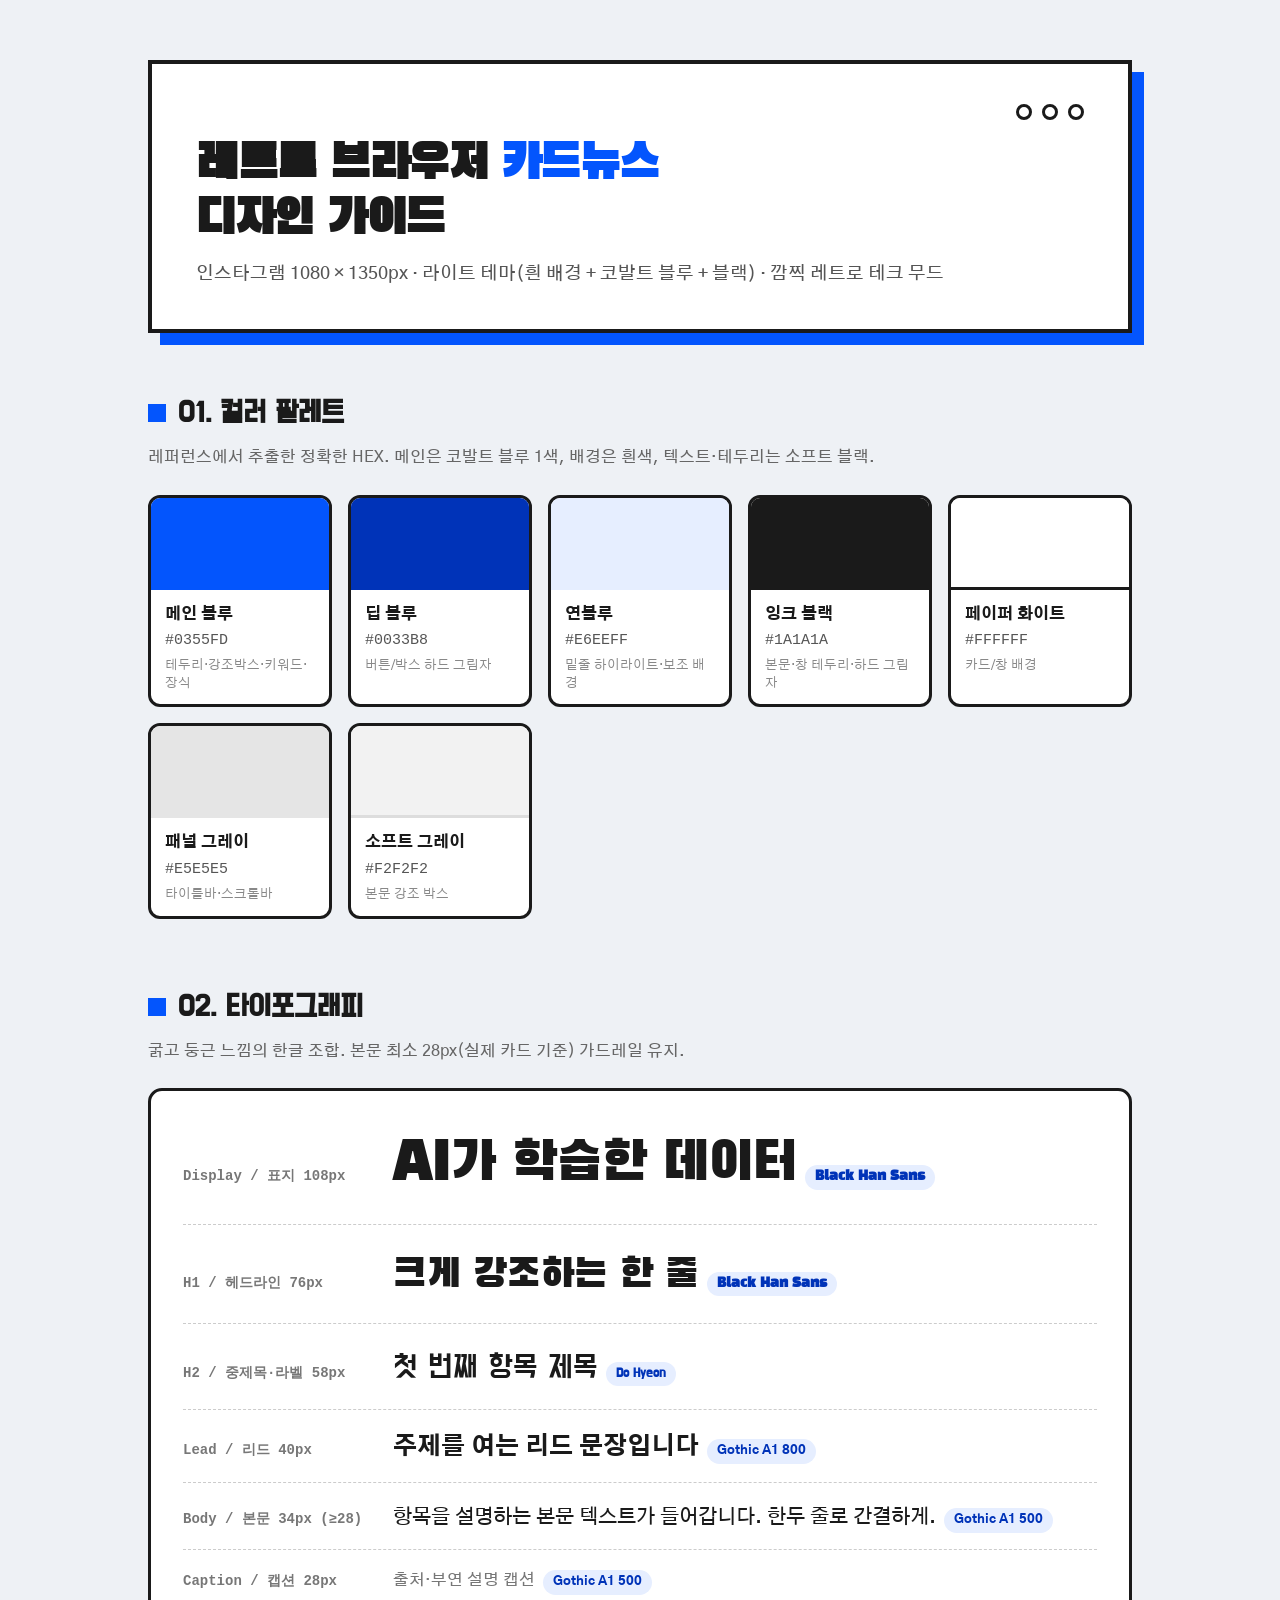
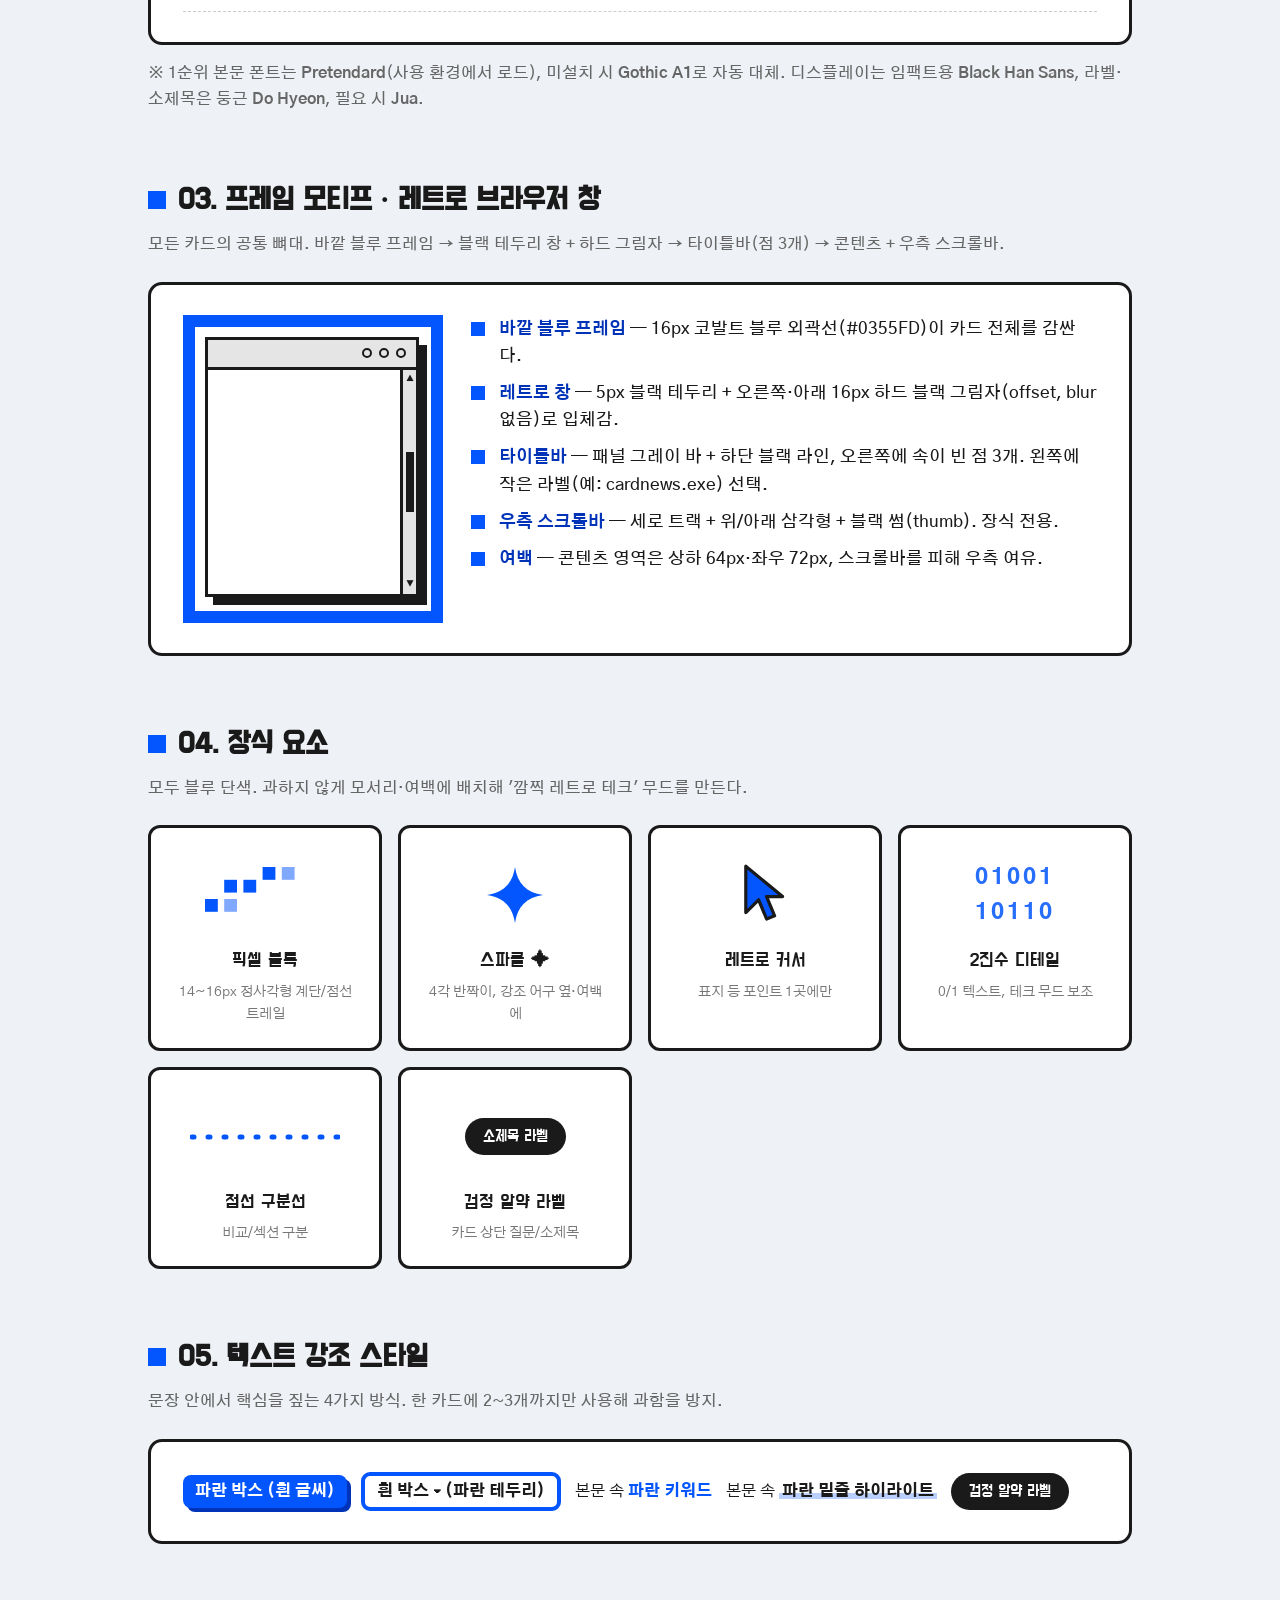
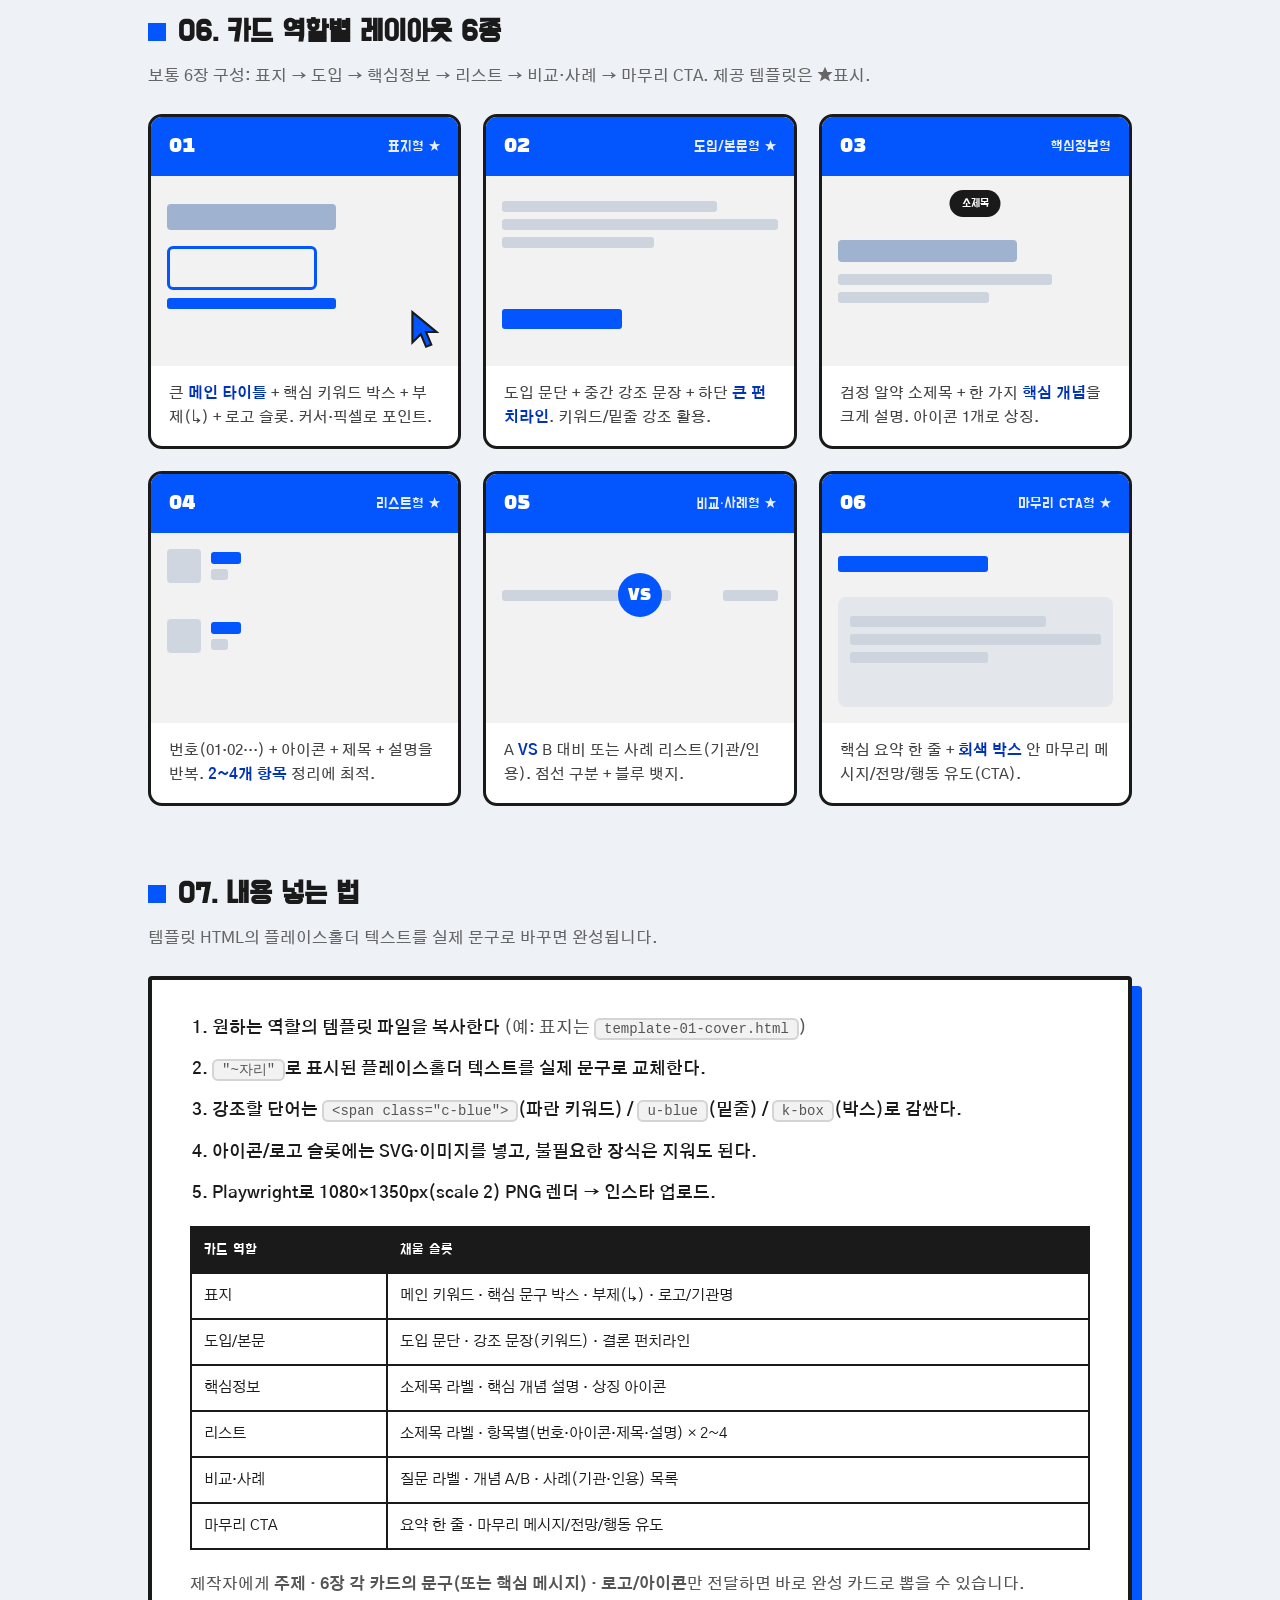
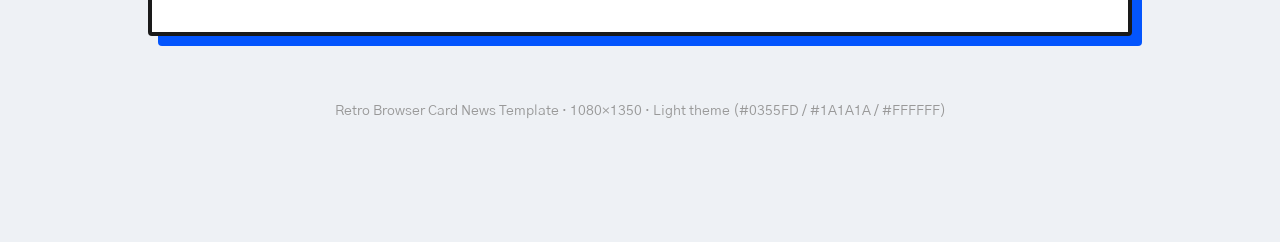
<file: design-guide/design-guide.html>
<!DOCTYPE html>
<html lang="ko">
<head>
<meta charset="UTF-8">
<meta name="viewport" content="width=device-width, initial-scale=1">
<title>레트로 브라우저 카드뉴스 · 디자인 가이드</title>
<style>
@import url('https://fonts.googleapis.com/css2?family=Black+Han+Sans&family=Do+Hyeon&family=Jua&family=Gothic+A1:wght@400;500;700;800;900&display=swap');
:root{
  --blue:#0355FD; --blue-deep:#0033B8; --blue-soft:#E6EEFF;
  --ink:#1A1A1A; --paper:#FFFFFF; --panel:#E5E5E5; --panel-soft:#F2F2F2;
}
*{margin:0;padding:0;box-sizing:border-box;}
body{font-family:'Gothic A1','Pretendard',sans-serif;color:var(--ink);background:#eef1f5;line-height:1.6;}
.wrap{max-width:1040px;margin:0 auto;padding:60px 28px 120px;}
header{border:4px solid var(--ink);background:#fff;box-shadow:12px 12px 0 var(--blue);padding:40px 44px;margin-bottom:56px;position:relative;overflow:hidden;}
header .bar{display:flex;justify-content:flex-end;gap:10px;margin-bottom:18px;}
header .dot{width:16px;height:16px;border-radius:50%;border:3px solid var(--ink);}
header h1{font-family:'Black Han Sans';font-size:48px;line-height:1.15;letter-spacing:-.01em;}
header h1 span{color:var(--blue);}
header p{font-size:18px;color:#555;margin-top:12px;font-weight:500;}
section{margin-bottom:64px;}
h2{font-family:'Do Hyeon';font-size:30px;margin-bottom:8px;display:flex;align-items:center;gap:12px;}
h2::before{content:"";width:18px;height:18px;background:var(--blue);display:inline-block;}
.sub{color:#666;font-size:16px;margin-bottom:24px;font-weight:500;}
.card-panel{border:3px solid var(--ink);background:#fff;border-radius:14px;padding:30px 32px;}

/* 팔레트 */
.swatches{display:grid;grid-template-columns:repeat(auto-fill,minmax(160px,1fr));gap:16px;}
.sw{border:3px solid var(--ink);border-radius:12px;overflow:hidden;background:#fff;}
.sw .chip{height:92px;}
.sw .meta{padding:12px 14px;}
.sw .name{font-weight:800;font-size:16px;}
.sw .hex{font-family:monospace;font-size:15px;color:#555;margin-top:2px;}
.sw .role{font-size:13px;color:#888;margin-top:4px;line-height:1.35;}

/* 타이포 */
.typ{display:flex;flex-direction:column;gap:18px;}
.typ .row{display:flex;align-items:baseline;gap:20px;border-bottom:1px dashed #ccc;padding-bottom:16px;flex-wrap:wrap;}
.typ .tag{flex:0 0 190px;font-size:14px;color:#777;font-weight:700;font-family:monospace;}
.d-hero{font-family:'Black Han Sans';font-size:54px;}
.d-h1{font-family:'Black Han Sans';font-size:40px;}
.d-h2{font-family:'Do Hyeon';font-size:32px;}
.d-lead{font-family:'Gothic A1';font-weight:800;font-size:24px;}
.d-body{font-family:'Gothic A1';font-weight:500;font-size:20px;}
.d-cap{font-family:'Gothic A1';font-weight:500;font-size:16px;color:#777;}
.font-note{display:inline-block;background:var(--blue-soft);color:var(--blue-deep);font-weight:800;font-size:13px;padding:2px 10px;border-radius:999px;margin-left:8px;}

/* 프레임 설명 */
.frame-demo{display:grid;grid-template-columns:260px 1fr;gap:28px;align-items:start;}
.mini{border:12px solid var(--blue);background:#fff;}
.mini .mwin{border:3px solid var(--ink);box-shadow:8px 8px 0 var(--ink);margin:10px 12px 14px 10px;display:flex;flex-direction:column;height:260px;}
.mini .mtb{height:30px;background:var(--panel);border-bottom:3px solid var(--ink);display:flex;align-items:center;justify-content:flex-end;gap:7px;padding:0 10px;}
.mini .mtb i{width:10px;height:10px;border-radius:50%;border:2px solid var(--ink);display:block;}
.mini .mvp{flex:1;display:flex;}
.mini .mco{flex:1;position:relative;}
.mini .msb{width:16px;border-left:3px solid var(--ink);background:var(--panel);display:flex;flex-direction:column;align-items:center;justify-content:space-between;font-size:8px;padding:3px 0;}
.mini .msb .th{width:8px;height:60px;background:var(--ink);}
ul.notes{list-style:none;display:flex;flex-direction:column;gap:10px;}
ul.notes li{padding-left:28px;position:relative;font-size:17px;font-weight:500;}
ul.notes li::before{content:"";position:absolute;left:0;top:7px;width:14px;height:14px;background:var(--blue);}
ul.notes b{color:var(--blue-deep);}

/* 장식 */
.deco-grid{display:grid;grid-template-columns:repeat(auto-fill,minmax(200px,1fr));gap:16px;}
.deco-card{border:3px solid var(--ink);border-radius:12px;padding:22px;text-align:center;background:#fff;}
.deco-card .viz{height:90px;display:flex;align-items:center;justify-content:center;}
.deco-card .nm{font-family:'Do Hyeon';font-size:19px;margin-top:6px;}
.deco-card .ds{font-size:14px;color:#777;margin-top:4px;}

/* 강조 데모 */
.emph{display:flex;flex-wrap:wrap;gap:14px;align-items:center;}
.k-blue{display:inline-block;background:var(--blue);color:#fff;padding:4px 12px;border-radius:8px;font-weight:800;box-shadow:4px 4px 0 var(--blue-deep);}
.k-box{display:inline-block;background:#fff;border:4px solid var(--blue);padding:3px 12px;border-radius:9px;font-weight:800;}
.u-blue{background:linear-gradient(transparent 60%,rgba(3,85,253,.28) 0);padding:0 3px;font-weight:800;}
.c-blue{color:var(--blue);font-weight:800;}
.pill{display:inline-block;background:var(--ink);color:#fff;border-radius:999px;padding:6px 18px;font-family:'Do Hyeon';}

/* 레이아웃 6종 */
.layouts{display:grid;grid-template-columns:repeat(auto-fill,minmax(300px,1fr));gap:22px;}
.lay{border:3px solid var(--ink);border-radius:14px;overflow:hidden;background:#fff;}
.lay .top{background:var(--blue);color:#fff;padding:12px 18px;display:flex;justify-content:space-between;align-items:center;}
.lay .top .n{font-family:'Black Han Sans';font-size:22px;}
.lay .top .role{font-family:'Do Hyeon';font-size:15px;opacity:.9;}
.lay .mock{height:190px;background:var(--panel-soft);position:relative;padding:16px;}
.lay .body-txt{padding:16px 18px;font-size:15px;color:#444;font-weight:500;}
.lay .body-txt b{color:var(--blue-deep);}
/* mock blocks */
.mb{background:#cfd6e0;border-radius:4px;}
.mline{height:11px;background:#cdd4de;border-radius:3px;margin:7px 0;}
.mline.s{width:55%;} .mline.m{width:78%;} .mline.blue{background:var(--blue);}
.mtitle{height:26px;width:70%;background:#9fb2cf;border-radius:4px;margin-bottom:12px;}
.mbox{position:absolute;border:3px solid var(--blue);border-radius:6px;}

/* 내용 넣는 법 */
.howto{border:4px solid var(--ink);background:#fff;box-shadow:10px 10px 0 var(--blue);border-radius:4px;padding:34px 38px;}
.howto ol{margin-left:22px;display:flex;flex-direction:column;gap:14px;}
.howto li{font-size:17px;font-weight:600;}
.howto li span{font-weight:500;color:#555;}
.slot{font-family:monospace;background:var(--panel-soft);border:2px solid #d4d4d4;border-radius:6px;padding:1px 8px;font-size:14px;color:var(--blue-deep);font-weight:700;}
.tbl{width:100%;border-collapse:collapse;margin-top:20px;font-size:15px;}
.tbl th,.tbl td{border:2px solid var(--ink);padding:10px 12px;text-align:left;}
.tbl th{background:var(--ink);color:#fff;font-family:'Do Hyeon';font-weight:400;}
.tbl td code{background:var(--panel-soft);padding:1px 6px;border-radius:4px;font-size:13px;}
.foot{margin-top:60px;text-align:center;color:#999;font-size:14px;}
</style>
</head>
<body>
<div class="wrap">

  <header>
    <div class="bar"><span class="dot"></span><span class="dot"></span><span class="dot"></span></div>
    <h1>레트로 브라우저 <span>카드뉴스</span><br>디자인 가이드</h1>
    <p>인스타그램 1080 × 1350px · 라이트 테마(흰 배경 + 코발트 블루 + 블랙) · 깜찍 레트로 테크 무드</p>
  </header>

  <!-- 1. 컬러 팔레트 -->
  <section>
    <h2>01. 컬러 팔레트</h2>
    <p class="sub">레퍼런스에서 추출한 정확한 HEX. 메인은 코발트 블루 1색, 배경은 흰색, 텍스트·테두리는 소프트 블랙.</p>
    <div class="swatches">
      <div class="sw"><div class="chip" style="background:#0355FD"></div><div class="meta"><div class="name">메인 블루</div><div class="hex">#0355FD</div><div class="role">테두리·강조박스·키워드·장식</div></div></div>
      <div class="sw"><div class="chip" style="background:#0033B8"></div><div class="meta"><div class="name">딥 블루</div><div class="hex">#0033B8</div><div class="role">버튼/박스 하드 그림자</div></div></div>
      <div class="sw"><div class="chip" style="background:#E6EEFF"></div><div class="meta"><div class="name">연블루</div><div class="hex">#E6EEFF</div><div class="role">밑줄 하이라이트·보조 배경</div></div></div>
      <div class="sw"><div class="chip" style="background:#1A1A1A"></div><div class="meta"><div class="name">잉크 블랙</div><div class="hex">#1A1A1A</div><div class="role">본문·창 테두리·하드 그림자</div></div></div>
      <div class="sw"><div class="chip" style="background:#FFFFFF;border-bottom:3px solid #1A1A1A"></div><div class="meta"><div class="name">페이퍼 화이트</div><div class="hex">#FFFFFF</div><div class="role">카드/창 배경</div></div></div>
      <div class="sw"><div class="chip" style="background:#E5E5E5"></div><div class="meta"><div class="name">패널 그레이</div><div class="hex">#E5E5E5</div><div class="role">타이틀바·스크롤바</div></div></div>
      <div class="sw"><div class="chip" style="background:#F2F2F2;border-bottom:3px solid #ddd"></div><div class="meta"><div class="name">소프트 그레이</div><div class="hex">#F2F2F2</div><div class="role">본문 강조 박스</div></div></div>
    </div>
  </section>

  <!-- 2. 타이포그래피 -->
  <section>
    <h2>02. 타이포그래피</h2>
    <p class="sub">굵고 둥근 느낌의 한글 조합. 본문 최소 28px(실제 카드 기준) 가드레일 유지.</p>
    <div class="card-panel typ">
      <div class="row"><div class="tag">Display / 표지 108px</div><div class="d-hero">AI가 학습한 데이터<span class="font-note">Black Han Sans</span></div></div>
      <div class="row"><div class="tag">H1 / 헤드라인 76px</div><div class="d-h1">크게 강조하는 한 줄<span class="font-note">Black Han Sans</span></div></div>
      <div class="row"><div class="tag">H2 / 중제목·라벨 58px</div><div class="d-h2">첫 번째 항목 제목<span class="font-note">Do Hyeon</span></div></div>
      <div class="row"><div class="tag">Lead / 리드 40px</div><div class="d-lead">주제를 여는 리드 문장입니다<span class="font-note">Gothic A1 800</span></div></div>
      <div class="row"><div class="tag">Body / 본문 34px (≥28)</div><div class="d-body">항목을 설명하는 본문 텍스트가 들어갑니다. 한두 줄로 간결하게.<span class="font-note">Gothic A1 500</span></div></div>
      <div class="row"><div class="tag">Caption / 캡션 28px</div><div class="d-cap">출처·부연 설명 캡션<span class="font-note">Gothic A1 500</span></div></div>
    </div>
    <p class="sub" style="margin-top:16px">※ 1순위 본문 폰트는 <b>Pretendard</b>(사용 환경에서 로드), 미설치 시 <b>Gothic A1</b>로 자동 대체. 디스플레이는 임팩트용 <b>Black Han Sans</b>, 라벨·소제목은 둥근 <b>Do Hyeon</b>, 필요 시 <b>Jua</b>.</p>
  </section>

  <!-- 3. 프레임 모티프 -->
  <section>
    <h2>03. 프레임 모티프 · 레트로 브라우저 창</h2>
    <p class="sub">모든 카드의 공통 뼈대. 바깥 블루 프레임 → 블랙 테두리 창 + 하드 그림자 → 타이틀바(점 3개) → 콘텐츠 + 우측 스크롤바.</p>
    <div class="card-panel frame-demo">
      <div class="mini">
        <div class="mwin">
          <div class="mtb"><i></i><i></i><i></i></div>
          <div class="mvp">
            <div class="mco"></div>
            <div class="msb">▲<div class="th"></div>▼</div>
          </div>
        </div>
      </div>
      <ul class="notes">
        <li><b>바깥 블루 프레임</b> — 16px 코발트 블루 외곽선(#0355FD)이 카드 전체를 감싼다.</li>
        <li><b>레트로 창</b> — 5px 블랙 테두리 + 오른쪽·아래 16px 하드 블랙 그림자(offset, blur 없음)로 입체감.</li>
        <li><b>타이틀바</b> — 패널 그레이 바 + 하단 블랙 라인, 오른쪽에 속이 빈 점 3개. 왼쪽에 작은 라벨(예: cardnews.exe) 선택.</li>
        <li><b>우측 스크롤바</b> — 세로 트랙 + 위/아래 삼각형 + 블랙 썸(thumb). 장식 전용.</li>
        <li><b>여백</b> — 콘텐츠 영역은 상하 64px·좌우 72px, 스크롤바를 피해 우측 여유.</li>
      </ul>
    </div>
  </section>

  <!-- 4. 장식 요소 -->
  <section>
    <h2>04. 장식 요소</h2>
    <p class="sub">모두 블루 단색. 과하지 않게 모서리·여백에 배치해 '깜찍 레트로 테크' 무드를 만든다.</p>
    <div class="deco-grid">
      <div class="deco-card"><div class="viz">
        <svg width="120" height="60" viewBox="0 0 150 70"><g fill="#0355FD"><rect x="0" y="40" width="16" height="16"/><rect x="24" y="40" width="16" height="16" opacity=".5"/><rect x="24" y="16" width="16" height="16"/><rect x="48" y="16" width="16" height="16"/><rect x="72" y="0" width="16" height="16"/><rect x="96" y="0" width="16" height="16" opacity=".5"/></g></svg>
      </div><div class="nm">픽셀 블록</div><div class="ds">14~16px 정사각형 계단/점선 트레일</div></div>

      <div class="deco-card"><div class="viz">
        <svg width="56" height="56" viewBox="0 0 24 24"><path d="M12 0C13 7 17 11 24 12C17 13 13 17 12 24C11 17 7 13 0 12C7 11 11 7 12 0Z" fill="#0355FD"/></svg>
      </div><div class="nm">스파클 ✦</div><div class="ds">4각 반짝이, 강조 어구 옆·여백에</div></div>

      <div class="deco-card"><div class="viz">
        <svg width="54" height="64" viewBox="0 0 32 40"><path d="M4 2 L4 31 L12 23 L17 35 L22 33 L17 21 L27 21 Z" fill="#0355FD" stroke="#1A1A1A" stroke-width="2" stroke-linejoin="round"/></svg>
      </div><div class="nm">레트로 커서</div><div class="ds">표지 등 포인트 1곳에만</div></div>

      <div class="deco-card"><div class="viz">
        <span style="font-family:'Gothic A1';font-weight:800;color:#0355FD;letter-spacing:.14em;font-size:22px;opacity:.85">01001<br>10110</span>
      </div><div class="nm">2진수 디테일</div><div class="ds">0/1 텍스트, 테크 무드 보조</div></div>

      <div class="deco-card"><div class="viz">
        <svg width="150" height="20"><line x1="2" y1="10" x2="148" y2="10" stroke="#0355FD" stroke-width="5" stroke-dasharray="2 14" stroke-linecap="round"/></svg>
      </div><div class="nm">점선 구분선</div><div class="ds">비교/섹션 구분</div></div>

      <div class="deco-card"><div class="viz">
        <span class="pill" style="font-size:16px">소제목 라벨</span>
      </div><div class="nm">검정 알약 라벨</div><div class="ds">카드 상단 질문/소제목</div></div>
    </div>
  </section>

  <!-- 5. 강조 스타일 -->
  <section>
    <h2>05. 텍스트 강조 스타일</h2>
    <p class="sub">문장 안에서 핵심을 짚는 4가지 방식. 한 카드에 2~3개까지만 사용해 과함을 방지.</p>
    <div class="card-panel emph">
      <span class="k-blue">파란 박스 (흰 글씨)</span>
      <span class="k-box">흰 박스 ▾ (파란 테두리)</span>
      <span>본문 속 <span class="c-blue">파란 키워드</span></span>
      <span>본문 속 <span class="u-blue">파란 밑줄 하이라이트</span></span>
      <span class="pill">검정 알약 라벨</span>
    </div>
  </section>

  <!-- 6. 레이아웃 패턴 6종 -->
  <section>
    <h2>06. 카드 역할별 레이아웃 6종</h2>
    <p class="sub">보통 6장 구성: 표지 → 도입 → 핵심정보 → 리스트 → 비교·사례 → 마무리 CTA. 제공 템플릿은 ★표시.</p>
    <div class="layouts">

      <div class="lay"><div class="top"><span class="n">01</span><span class="role">표지형 ★</span></div>
        <div class="mock">
          <div class="mbox" style="left:16px;top:70px;width:150px;height:44px"></div>
          <div class="mtitle" style="position:absolute;left:16px;top:28px;width:55%"></div>
          <div style="position:absolute;left:16px;bottom:50px" class="mline s blue"></div>
          <svg style="position:absolute;right:16px;bottom:14px" width="34" height="42" viewBox="0 0 32 40"><path d="M4 2 L4 31 L12 23 L17 35 L22 33 L17 21 L27 21 Z" fill="#0355FD" stroke="#1A1A1A" stroke-width="2"/></svg>
        </div>
        <div class="body-txt">큰 <b>메인 타이틀</b> + 핵심 키워드 박스 + 부제(↳) + 로고 슬롯. 커서·픽셀로 포인트.</div>
      </div>

      <div class="lay"><div class="top"><span class="n">02</span><span class="role">도입/본문형 ★</span></div>
        <div class="mock">
          <div style="position:absolute;left:16px;top:18px;right:16px"><div class="mline m"></div><div class="mline"></div><div class="mline s"></div></div>
          <div style="position:absolute;left:16px;bottom:30px"><div class="mline blue" style="width:120px;height:20px"></div></div>
        </div>
        <div class="body-txt">도입 문단 + 중간 강조 문장 + 하단 <b>큰 펀치라인</b>. 키워드/밑줄 강조 활용.</div>
      </div>

      <div class="lay"><div class="top"><span class="n">03</span><span class="role">핵심정보형</span></div>
        <div class="mock">
          <span class="pill" style="position:absolute;left:50%;top:14px;transform:translateX(-50%);font-size:12px;padding:4px 12px">소제목</span>
          <div style="position:absolute;left:16px;top:64px;right:16px"><div class="mtitle" style="width:65%;height:22px"></div><div class="mline m"></div><div class="mline s"></div></div>
        </div>
        <div class="body-txt">검정 알약 소제목 + 한 가지 <b>핵심 개념</b>을 크게 설명. 아이콘 1개로 상징.</div>
      </div>

      <div class="lay"><div class="top"><span class="n">04</span><span class="role">리스트형 ★</span></div>
        <div class="mock">
          <div style="position:absolute;left:16px;top:16px;display:flex;gap:10px;align-items:center"><div class="mb" style="width:34px;height:34px"></div><div><div class="mline blue" style="width:30px;height:12px;margin:0"></div><div class="mline s" style="margin:5px 0 0"></div></div></div>
          <div style="position:absolute;left:16px;top:86px;display:flex;gap:10px;align-items:center"><div class="mb" style="width:34px;height:34px"></div><div><div class="mline blue" style="width:30px;height:12px;margin:0"></div><div class="mline s" style="margin:5px 0 0"></div></div></div>
        </div>
        <div class="body-txt">번호(01·02…) + 아이콘 + 제목 + 설명을 반복. <b>2~4개 항목</b> 정리에 최적.</div>
      </div>

      <div class="lay"><div class="top"><span class="n">05</span><span class="role">비교·사례형 ★</span></div>
        <div class="mock">
          <div style="position:absolute;left:16px;top:50px" class="mline s"></div>
          <div style="position:absolute;right:16px;top:50px;width:55px" class="mline"></div>
          <div style="position:absolute;left:50%;top:40px;transform:translateX(-50%);width:44px;height:44px;border-radius:50%;background:#0355FD;color:#fff;display:flex;align-items:center;justify-content:center;font-family:'Black Han Sans';font-size:16px">VS</div>
        </div>
        <div class="body-txt">A <b>VS</b> B 대비 또는 사례 리스트(기관/인용). 점선 구분 + 블루 뱃지.</div>
      </div>

      <div class="lay"><div class="top"><span class="n">06</span><span class="role">마무리 CTA형 ★</span></div>
        <div class="mock">
          <div style="position:absolute;left:16px;top:16px"><div class="mline blue" style="width:150px;height:16px"></div></div>
          <div style="position:absolute;left:16px;right:16px;bottom:16px;background:#e3e6eb;border-radius:8px;height:110px;padding:12px"><div class="mline m"></div><div class="mline"></div><div class="mline s"></div></div>
        </div>
        <div class="body-txt">핵심 요약 한 줄 + <b>회색 박스</b> 안 마무리 메시지/전망/행동 유도(CTA).</div>
      </div>

    </div>
  </section>

  <!-- 7. 내용 넣는 법 -->
  <section>
    <h2>07. 내용 넣는 법</h2>
    <p class="sub">템플릿 HTML의 플레이스홀더 텍스트를 실제 문구로 바꾸면 완성됩니다.</p>
    <div class="howto">
      <ol>
        <li>원하는 역할의 템플릿 파일을 복사한다 <span>(예: 표지는 <span class="slot">template-01-cover.html</span>)</span></li>
        <li><span class="slot">"~자리"</span>로 표시된 플레이스홀더 텍스트를 실제 문구로 교체한다.</li>
        <li>강조할 단어는 <span class="slot">&lt;span class="c-blue"&gt;</span>(파란 키워드) / <span class="slot">u-blue</span>(밑줄) / <span class="slot">k-box</span>(박스)로 감싼다.</li>
        <li>아이콘/로고 슬롯에는 SVG·이미지를 넣고, 불필요한 장식은 지워도 된다.</li>
        <li>Playwright로 1080×1350px(scale 2) PNG 렌더 → 인스타 업로드.</li>
      </ol>

      <table class="tbl">
        <thead><tr><th>카드 역할</th><th>채울 슬롯</th></tr></thead>
        <tbody>
          <tr><td>표지</td><td>메인 키워드 · 핵심 문구 박스 · 부제(↳) · 로고/기관명</td></tr>
          <tr><td>도입/본문</td><td>도입 문단 · 강조 문장(키워드) · 결론 펀치라인</td></tr>
          <tr><td>핵심정보</td><td>소제목 라벨 · 핵심 개념 설명 · 상징 아이콘</td></tr>
          <tr><td>리스트</td><td>소제목 라벨 · 항목별(번호·아이콘·제목·설명) × 2~4</td></tr>
          <tr><td>비교·사례</td><td>질문 라벨 · 개념 A/B · 사례(기관·인용) 목록</td></tr>
          <tr><td>마무리 CTA</td><td>요약 한 줄 · 마무리 메시지/전망/행동 유도</td></tr>
        </tbody>
      </table>

      <p style="margin-top:22px;font-size:16px;color:#555;font-weight:500">제작자에게 <b>주제 · 6장 각 카드의 문구(또는 핵심 메시지) · 로고/아이콘</b>만 전달하면 바로 완성 카드로 뽑을 수 있습니다.</p>
    </div>
  </section>

  <div class="foot">Retro Browser Card News Template · 1080×1350 · Light theme (#0355FD / #1A1A1A / #FFFFFF)</div>
</div>
</body>
</html>
</file>
